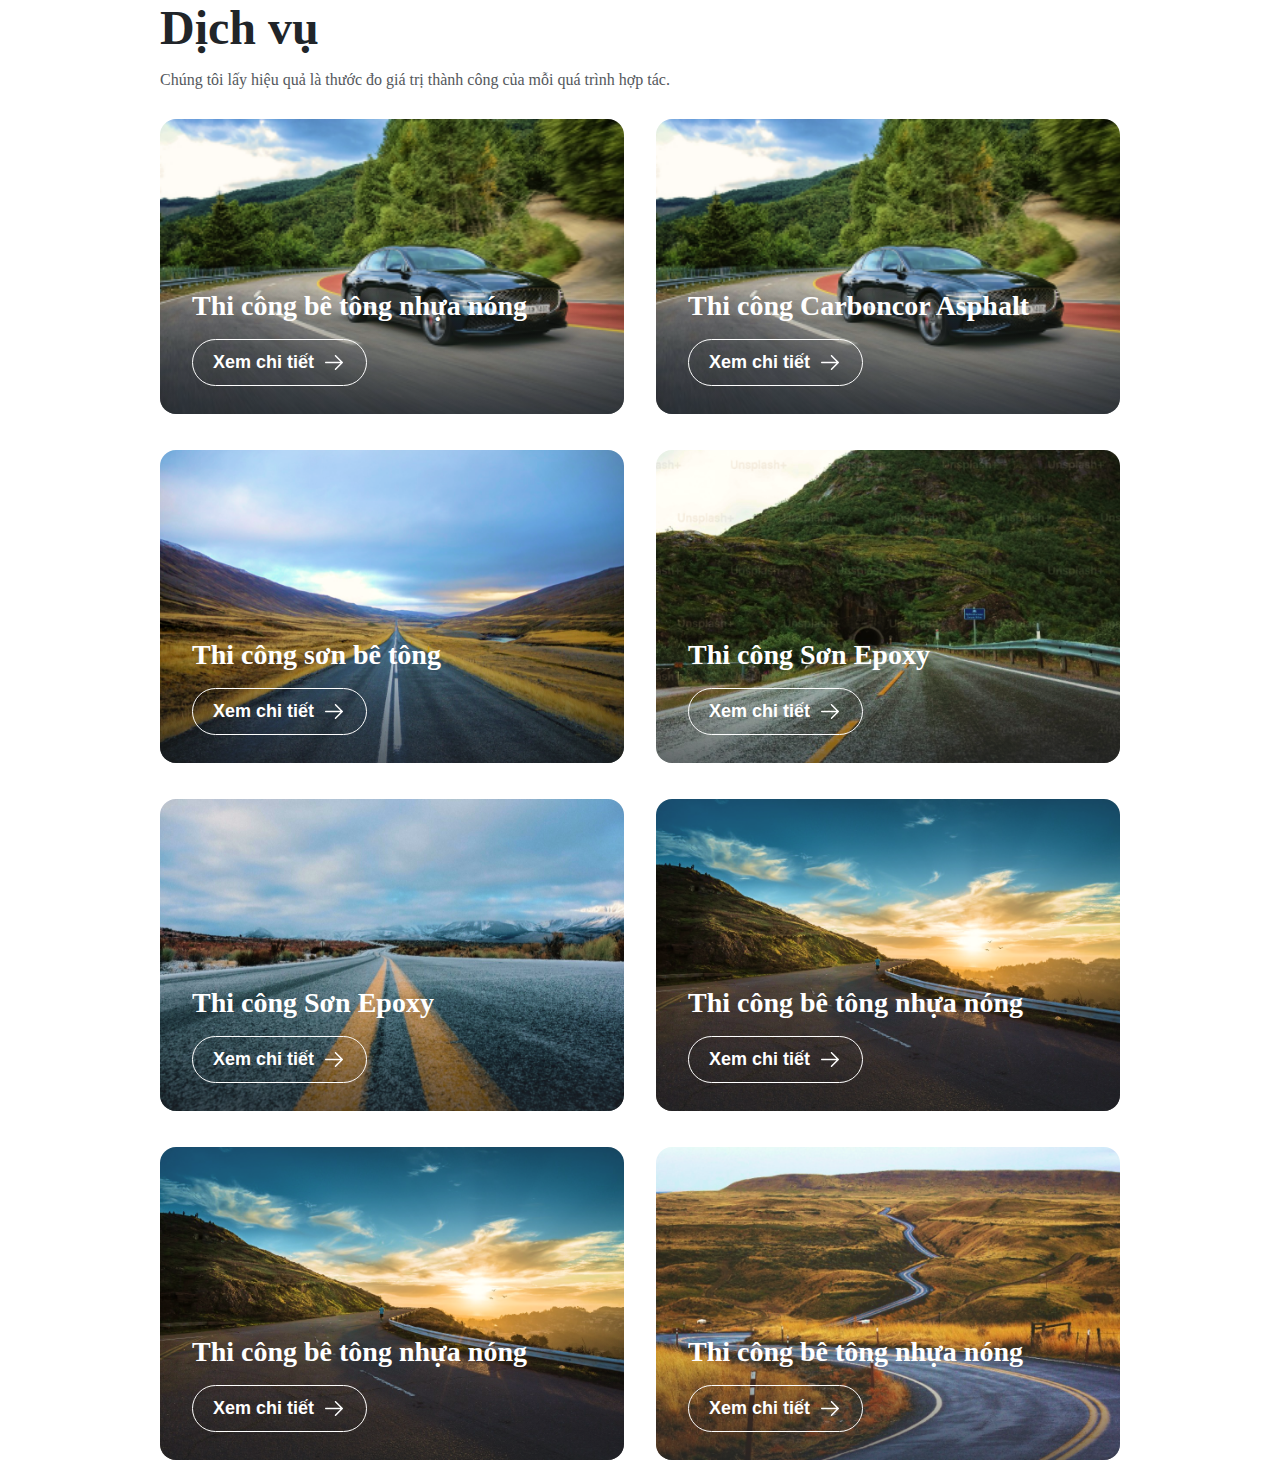
<file: index.html>
<!DOCTYPE html>
<html lang="en">
  <head>
    <meta charset="UTF-8" />
    <meta name="color-scheme" content="dark light" />
    <meta name="viewport" content="width=device-width, initial-scale=1.0" />
    <title>Home</title>
    <link
      rel="stylesheet"
      href="https://cdn.jsdelivr.net/npm/swiper@10/swiper-bundle.min.css"
    />
    <link rel="stylesheet" href="./styles.css" />
  </head>
  <body>
    <main>
      <section id="section_service">
        <div class="block_heading_service">
          <h1 class="heading_service">Dịch vụ</h1>
          <p class="slogan_service">
            Chúng tôi lấy hiệu quả là thước đo giá trị thành công của mỗi quá
            trình hợp tác.
          </p>
        </div>
        <div class="container_service">
          <div class="box_service">
            <div class="container_img_service">
              <img class="img_service" src="./image_service/img8.png" alt="" />
            </div>
            <div class="info_service">
              <h2 class="title_service">Thi công bê tông nhựa nóng</h2>
              <a href="" class="block_button_service">
                <button class="button_service">
                  <p>Xem chi tiết</p>
                  <svg
                    xmlns="http://www.w3.org/2000/svg"
                    width="24"
                    height="25"
                    viewBox="0 0 24 25"
                    fill="none"
                  >
                    <path
                      d="M20.7806 13.0306L14.0306 19.7806C13.8899 19.9213 13.699 20.0004 13.5 20.0004C13.301 20.0004 13.1101 19.9213 12.9694 19.7806C12.8286 19.6399 12.7496 19.449 12.7496 19.25C12.7496 19.051 12.8286 18.8601 12.9694 18.7194L18.4397 13.25H3.75C3.55109 13.25 3.36032 13.171 3.21967 13.0303C3.07902 12.8897 3 12.6989 3 12.5C3 12.3011 3.07902 12.1103 3.21967 11.9697C3.36032 11.829 3.55109 11.75 3.75 11.75H18.4397L12.9694 6.28061C12.8286 6.13988 12.7496 5.94901 12.7496 5.74999C12.7496 5.55097 12.8286 5.3601 12.9694 5.21936C13.1101 5.07863 13.301 4.99957 13.5 4.99957C13.699 4.99957 13.8899 5.07863 14.0306 5.21936L20.7806 11.9694C20.8504 12.039 20.9057 12.1217 20.9434 12.2128C20.9812 12.3038 21.0006 12.4014 21.0006 12.5C21.0006 12.5986 20.9812 12.6961 20.9434 12.7872C20.9057 12.8782 20.8504 12.961 20.7806 13.0306Z"
                      fill="white"
                    />
                  </svg>
                </button>
              </a>
            </div>
          </div>

          <div class="box_service">
            <div class="container_img_service">
              <img class="img_service" src="./image_service/img8.png" alt="" />
            </div>
            <div class="info_service">
              <h2 class="title_service">Thi công Carboncor Asphalt</h2>
              <a href="" class="block_button_service">
                <button class="button_service">
                  <p>Xem chi tiết</p>
                  <svg
                    xmlns="http://www.w3.org/2000/svg"
                    width="24"
                    height="25"
                    viewBox="0 0 24 25"
                    fill="none"
                  >
                    <path
                      d="M20.7806 13.0306L14.0306 19.7806C13.8899 19.9213 13.699 20.0004 13.5 20.0004C13.301 20.0004 13.1101 19.9213 12.9694 19.7806C12.8286 19.6399 12.7496 19.449 12.7496 19.25C12.7496 19.051 12.8286 18.8601 12.9694 18.7194L18.4397 13.25H3.75C3.55109 13.25 3.36032 13.171 3.21967 13.0303C3.07902 12.8897 3 12.6989 3 12.5C3 12.3011 3.07902 12.1103 3.21967 11.9697C3.36032 11.829 3.55109 11.75 3.75 11.75H18.4397L12.9694 6.28061C12.8286 6.13988 12.7496 5.94901 12.7496 5.74999C12.7496 5.55097 12.8286 5.3601 12.9694 5.21936C13.1101 5.07863 13.301 4.99957 13.5 4.99957C13.699 4.99957 13.8899 5.07863 14.0306 5.21936L20.7806 11.9694C20.8504 12.039 20.9057 12.1217 20.9434 12.2128C20.9812 12.3038 21.0006 12.4014 21.0006 12.5C21.0006 12.5986 20.9812 12.6961 20.9434 12.7872C20.9057 12.8782 20.8504 12.961 20.7806 13.0306Z"
                      fill="white"
                    />
                  </svg>
                </button>
              </a>
            </div>
          </div>

          <div class="box_service">
            <div class="container_img_service">
              <img class="img_service" src="./image_service/img3.png" alt="" />
            </div>
            <div class="info_service">
              <h2 class="title_service">Thi công sơn bê tông</h2>
              <a href="" class="block_button_service">
                <button class="button_service">
                  <p>Xem chi tiết</p>
                  <svg
                    xmlns="http://www.w3.org/2000/svg"
                    width="24"
                    height="25"
                    viewBox="0 0 24 25"
                    fill="none"
                  >
                    <path
                      d="M20.7806 13.0306L14.0306 19.7806C13.8899 19.9213 13.699 20.0004 13.5 20.0004C13.301 20.0004 13.1101 19.9213 12.9694 19.7806C12.8286 19.6399 12.7496 19.449 12.7496 19.25C12.7496 19.051 12.8286 18.8601 12.9694 18.7194L18.4397 13.25H3.75C3.55109 13.25 3.36032 13.171 3.21967 13.0303C3.07902 12.8897 3 12.6989 3 12.5C3 12.3011 3.07902 12.1103 3.21967 11.9697C3.36032 11.829 3.55109 11.75 3.75 11.75H18.4397L12.9694 6.28061C12.8286 6.13988 12.7496 5.94901 12.7496 5.74999C12.7496 5.55097 12.8286 5.3601 12.9694 5.21936C13.1101 5.07863 13.301 4.99957 13.5 4.99957C13.699 4.99957 13.8899 5.07863 14.0306 5.21936L20.7806 11.9694C20.8504 12.039 20.9057 12.1217 20.9434 12.2128C20.9812 12.3038 21.0006 12.4014 21.0006 12.5C21.0006 12.5986 20.9812 12.6961 20.9434 12.7872C20.9057 12.8782 20.8504 12.961 20.7806 13.0306Z"
                      fill="white"
                    />
                  </svg>
                </button>
              </a>
            </div>
          </div>

          <div class="box_service">
            <div class="container_img_service">
              <img class="img_service" src="./image_service/img4.png" alt="" />
            </div>
            <div class="info_service">
              <h2 class="title_service">Thi công Sơn Epoxy</h2>
              <a href="" class="block_button_service">
                <button class="button_service">
                  <p>Xem chi tiết</p>
                  <svg
                    xmlns="http://www.w3.org/2000/svg"
                    width="24"
                    height="25"
                    viewBox="0 0 24 25"
                    fill="none"
                  >
                    <path
                      d="M20.7806 13.0306L14.0306 19.7806C13.8899 19.9213 13.699 20.0004 13.5 20.0004C13.301 20.0004 13.1101 19.9213 12.9694 19.7806C12.8286 19.6399 12.7496 19.449 12.7496 19.25C12.7496 19.051 12.8286 18.8601 12.9694 18.7194L18.4397 13.25H3.75C3.55109 13.25 3.36032 13.171 3.21967 13.0303C3.07902 12.8897 3 12.6989 3 12.5C3 12.3011 3.07902 12.1103 3.21967 11.9697C3.36032 11.829 3.55109 11.75 3.75 11.75H18.4397L12.9694 6.28061C12.8286 6.13988 12.7496 5.94901 12.7496 5.74999C12.7496 5.55097 12.8286 5.3601 12.9694 5.21936C13.1101 5.07863 13.301 4.99957 13.5 4.99957C13.699 4.99957 13.8899 5.07863 14.0306 5.21936L20.7806 11.9694C20.8504 12.039 20.9057 12.1217 20.9434 12.2128C20.9812 12.3038 21.0006 12.4014 21.0006 12.5C21.0006 12.5986 20.9812 12.6961 20.9434 12.7872C20.9057 12.8782 20.8504 12.961 20.7806 13.0306Z"
                      fill="white"
                    />
                  </svg>
                </button>
              </a>
            </div>
          </div>

          <div class="box_service">
            <div class="container_img_service">
              <img class="img_service" src="./image_service/img5.png" alt="" />
            </div>
            <div class="info_service">
              <h2 class="title_service">Thi công Sơn Epoxy</h2>
              <a href="" class="block_button_service">
                <button class="button_service">
                  <p>Xem chi tiết</p>
                  <svg
                    xmlns="http://www.w3.org/2000/svg"
                    width="24"
                    height="25"
                    viewBox="0 0 24 25"
                    fill="none"
                  >
                    <path
                      d="M20.7806 13.0306L14.0306 19.7806C13.8899 19.9213 13.699 20.0004 13.5 20.0004C13.301 20.0004 13.1101 19.9213 12.9694 19.7806C12.8286 19.6399 12.7496 19.449 12.7496 19.25C12.7496 19.051 12.8286 18.8601 12.9694 18.7194L18.4397 13.25H3.75C3.55109 13.25 3.36032 13.171 3.21967 13.0303C3.07902 12.8897 3 12.6989 3 12.5C3 12.3011 3.07902 12.1103 3.21967 11.9697C3.36032 11.829 3.55109 11.75 3.75 11.75H18.4397L12.9694 6.28061C12.8286 6.13988 12.7496 5.94901 12.7496 5.74999C12.7496 5.55097 12.8286 5.3601 12.9694 5.21936C13.1101 5.07863 13.301 4.99957 13.5 4.99957C13.699 4.99957 13.8899 5.07863 14.0306 5.21936L20.7806 11.9694C20.8504 12.039 20.9057 12.1217 20.9434 12.2128C20.9812 12.3038 21.0006 12.4014 21.0006 12.5C21.0006 12.5986 20.9812 12.6961 20.9434 12.7872C20.9057 12.8782 20.8504 12.961 20.7806 13.0306Z"
                      fill="white"
                    />
                  </svg>
                </button>
              </a>
            </div>
          </div>

          <div class="box_service">
            <div class="container_img_service">
              <img class="img_service" src="./image_service/img1.png" alt="" />
            </div>
            <div class="info_service">
              <h2 class="title_service">Thi công bê tông nhựa nóng</h2>
              <a href="" class="block_button_service">
                <button class="button_service">
                  <p>Xem chi tiết</p>
                  <svg
                    xmlns="http://www.w3.org/2000/svg"
                    width="24"
                    height="25"
                    viewBox="0 0 24 25"
                    fill="none"
                  >
                    <path
                      d="M20.7806 13.0306L14.0306 19.7806C13.8899 19.9213 13.699 20.0004 13.5 20.0004C13.301 20.0004 13.1101 19.9213 12.9694 19.7806C12.8286 19.6399 12.7496 19.449 12.7496 19.25C12.7496 19.051 12.8286 18.8601 12.9694 18.7194L18.4397 13.25H3.75C3.55109 13.25 3.36032 13.171 3.21967 13.0303C3.07902 12.8897 3 12.6989 3 12.5C3 12.3011 3.07902 12.1103 3.21967 11.9697C3.36032 11.829 3.55109 11.75 3.75 11.75H18.4397L12.9694 6.28061C12.8286 6.13988 12.7496 5.94901 12.7496 5.74999C12.7496 5.55097 12.8286 5.3601 12.9694 5.21936C13.1101 5.07863 13.301 4.99957 13.5 4.99957C13.699 4.99957 13.8899 5.07863 14.0306 5.21936L20.7806 11.9694C20.8504 12.039 20.9057 12.1217 20.9434 12.2128C20.9812 12.3038 21.0006 12.4014 21.0006 12.5C21.0006 12.5986 20.9812 12.6961 20.9434 12.7872C20.9057 12.8782 20.8504 12.961 20.7806 13.0306Z"
                      fill="white"
                    />
                  </svg>
                </button>
              </a>
            </div>
          </div>

          <div class="box_service">
            <div class="container_img_service">
              <img class="img_service" src="./image_service/img1.png" alt="" />
            </div>
            <div class="info_service">
              <h2 class="title_service">Thi công bê tông nhựa nóng</h2>
              <a href="" class="block_button_service">
                <button class="button_service">
                  <p>Xem chi tiết</p>
                  <svg
                    xmlns="http://www.w3.org/2000/svg"
                    width="24"
                    height="25"
                    viewBox="0 0 24 25"
                    fill="none"
                  >
                    <path
                      d="M20.7806 13.0306L14.0306 19.7806C13.8899 19.9213 13.699 20.0004 13.5 20.0004C13.301 20.0004 13.1101 19.9213 12.9694 19.7806C12.8286 19.6399 12.7496 19.449 12.7496 19.25C12.7496 19.051 12.8286 18.8601 12.9694 18.7194L18.4397 13.25H3.75C3.55109 13.25 3.36032 13.171 3.21967 13.0303C3.07902 12.8897 3 12.6989 3 12.5C3 12.3011 3.07902 12.1103 3.21967 11.9697C3.36032 11.829 3.55109 11.75 3.75 11.75H18.4397L12.9694 6.28061C12.8286 6.13988 12.7496 5.94901 12.7496 5.74999C12.7496 5.55097 12.8286 5.3601 12.9694 5.21936C13.1101 5.07863 13.301 4.99957 13.5 4.99957C13.699 4.99957 13.8899 5.07863 14.0306 5.21936L20.7806 11.9694C20.8504 12.039 20.9057 12.1217 20.9434 12.2128C20.9812 12.3038 21.0006 12.4014 21.0006 12.5C21.0006 12.5986 20.9812 12.6961 20.9434 12.7872C20.9057 12.8782 20.8504 12.961 20.7806 13.0306Z"
                      fill="white"
                    />
                  </svg>
                </button>
              </a>
            </div>
          </div>

          <div class="box_service">
            <div class="container_img_service">
              <img class="img_service" src="./image_service/img2.png" alt="" />
            </div>
            <div class="info_service">
              <h2 class="title_service">Thi công bê tông nhựa nóng</h2>
              <a href="" class="block_button_service">
                <button class="button_service">
                  <p>Xem chi tiết</p>
                  <svg
                    xmlns="http://www.w3.org/2000/svg"
                    width="24"
                    height="25"
                    viewBox="0 0 24 25"
                    fill="none"
                  >
                    <path
                      d="M20.7806 13.0306L14.0306 19.7806C13.8899 19.9213 13.699 20.0004 13.5 20.0004C13.301 20.0004 13.1101 19.9213 12.9694 19.7806C12.8286 19.6399 12.7496 19.449 12.7496 19.25C12.7496 19.051 12.8286 18.8601 12.9694 18.7194L18.4397 13.25H3.75C3.55109 13.25 3.36032 13.171 3.21967 13.0303C3.07902 12.8897 3 12.6989 3 12.5C3 12.3011 3.07902 12.1103 3.21967 11.9697C3.36032 11.829 3.55109 11.75 3.75 11.75H18.4397L12.9694 6.28061C12.8286 6.13988 12.7496 5.94901 12.7496 5.74999C12.7496 5.55097 12.8286 5.3601 12.9694 5.21936C13.1101 5.07863 13.301 4.99957 13.5 4.99957C13.699 4.99957 13.8899 5.07863 14.0306 5.21936L20.7806 11.9694C20.8504 12.039 20.9057 12.1217 20.9434 12.2128C20.9812 12.3038 21.0006 12.4014 21.0006 12.5C21.0006 12.5986 20.9812 12.6961 20.9434 12.7872C20.9057 12.8782 20.8504 12.961 20.7806 13.0306Z"
                      fill="white"
                    />
                  </svg>
                </button>
              </a>
            </div>
          </div>
        </div>
      </section>
    </main>
  </body>
</html>
</file>
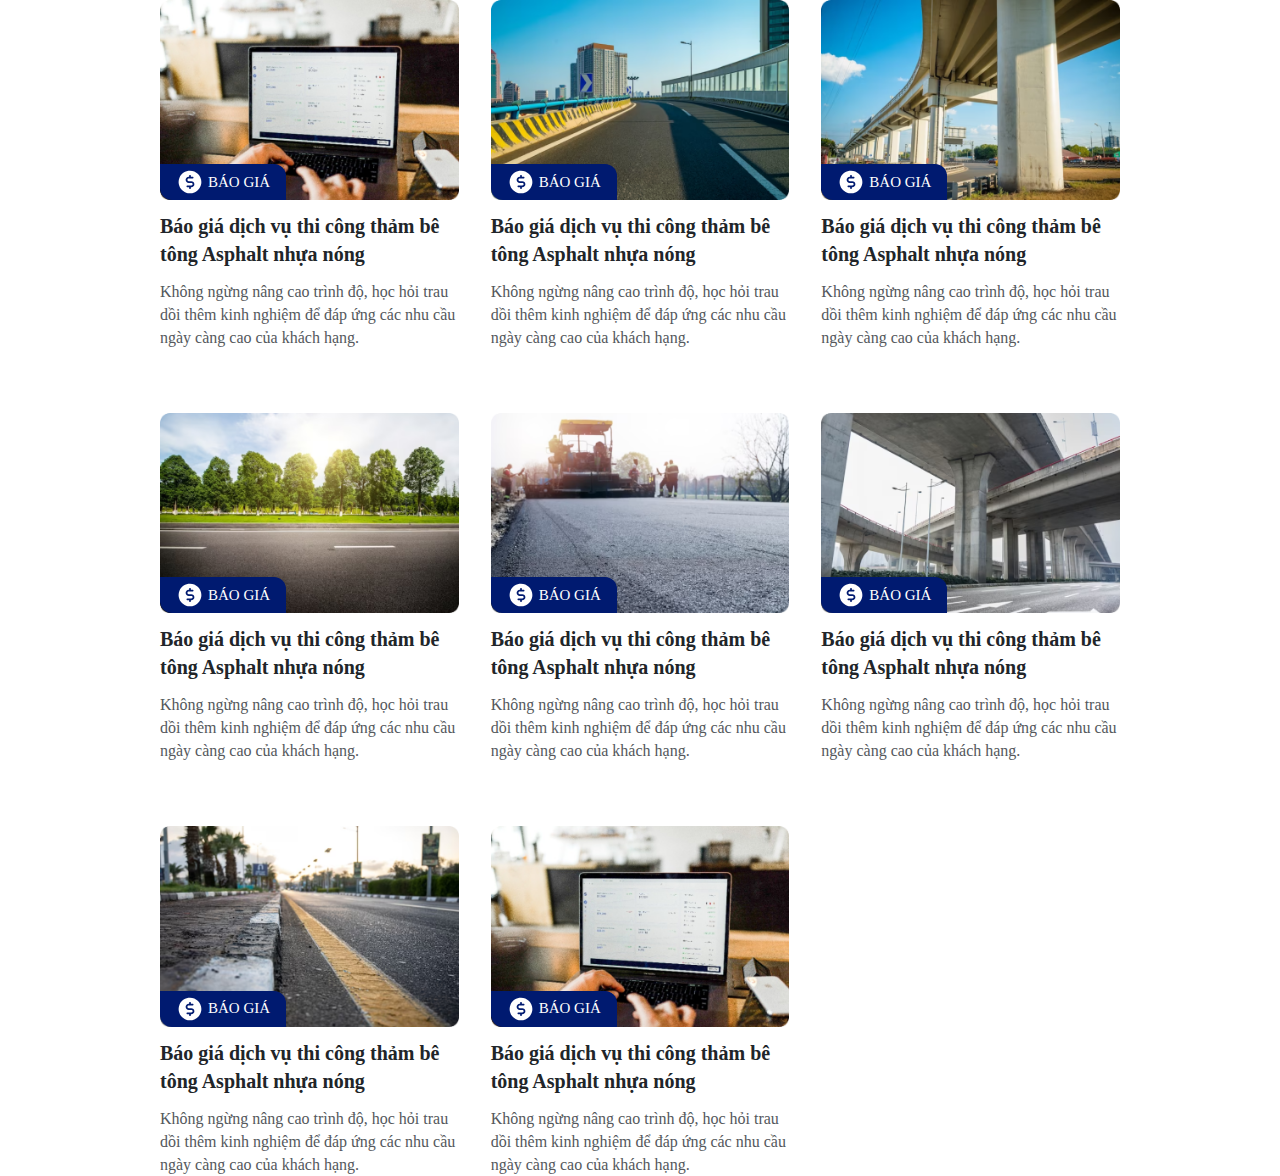
<file: baoGia/baoGia.html>
<!DOCTYPE html>
<html lang="en">
  <head>
    <meta charset="UTF-8" />
    <meta name="color-scheme" content="dark light" />
    <meta name="viewport" content="width=device-width, initial-scale=1.0" />
    <title>Home</title>
    <link rel="stylesheet" href="./baoGia.css" />
  </head>
  <body>
    <main>
      <section id="section_quote">
        <div class="block_heading_quote"></div>
        <div class="container_item_quote">
          <div class="box_quote">
            <div class="conatiner_image_quote">
              <img class="image_quote" src="./imgaeBaogia/baogia1.png" alt="" />
              <div class="item_quote">
                <svg
                  xmlns="http://www.w3.org/2000/svg"
                  width="28"
                  height="28"
                  viewBox="0 0 28 28"
                  fill="none"
                >
                  <path
                    d="M14 2.625C11.7502 2.625 9.551 3.29213 7.68039 4.54203C5.80978 5.79193 4.35182 7.56847 3.49088 9.64698C2.62993 11.7255 2.40467 14.0126 2.84357 16.2192C3.28248 18.4257 4.36584 20.4525 5.95667 22.0433C7.54749 23.6342 9.57432 24.7175 11.7809 25.1564C13.9874 25.5953 16.2745 25.3701 18.353 24.5091C20.4315 23.6482 22.2081 22.1902 23.458 20.3196C24.7079 18.449 25.375 16.2498 25.375 14C25.3718 10.9841 24.1724 8.09271 22.0398 5.96018C19.9073 3.82764 17.0159 2.62818 14 2.625ZM15.3125 19.25H14.875V20.125C14.875 20.3571 14.7828 20.5796 14.6187 20.7437C14.4546 20.9078 14.2321 21 14 21C13.7679 21 13.5454 20.9078 13.3813 20.7437C13.2172 20.5796 13.125 20.3571 13.125 20.125V19.25H11.375C11.1429 19.25 10.9204 19.1578 10.7563 18.9937C10.5922 18.8296 10.5 18.6071 10.5 18.375C10.5 18.1429 10.5922 17.9204 10.7563 17.7563C10.9204 17.5922 11.1429 17.5 11.375 17.5H15.3125C15.6606 17.5 15.9944 17.3617 16.2406 17.1156C16.4867 16.8694 16.625 16.5356 16.625 16.1875C16.625 15.8394 16.4867 15.5056 16.2406 15.2594C15.9944 15.0133 15.6606 14.875 15.3125 14.875H12.6875C11.8753 14.875 11.0963 14.5523 10.522 13.978C9.94766 13.4037 9.625 12.6247 9.625 11.8125C9.625 11.0003 9.94766 10.2213 10.522 9.64699C11.0963 9.07266 11.8753 8.75 12.6875 8.75H13.125V7.875C13.125 7.64294 13.2172 7.42038 13.3813 7.25628C13.5454 7.09219 13.7679 7 14 7C14.2321 7 14.4546 7.09219 14.6187 7.25628C14.7828 7.42038 14.875 7.64294 14.875 7.875V8.75H16.625C16.8571 8.75 17.0796 8.84219 17.2437 9.00628C17.4078 9.17038 17.5 9.39294 17.5 9.625C17.5 9.85706 17.4078 10.0796 17.2437 10.2437C17.0796 10.4078 16.8571 10.5 16.625 10.5H12.6875C12.3394 10.5 12.0056 10.6383 11.7594 10.8844C11.5133 11.1306 11.375 11.4644 11.375 11.8125C11.375 12.1606 11.5133 12.4944 11.7594 12.7406C12.0056 12.9867 12.3394 13.125 12.6875 13.125H15.3125C16.1247 13.125 16.9037 13.4477 17.478 14.022C18.0524 14.5963 18.375 15.3753 18.375 16.1875C18.375 16.9997 18.0524 17.7787 17.478 18.353C16.9037 18.9273 16.1247 19.25 15.3125 19.25Z"
                    fill="white"
                  />
                </svg>
                <p class="quote">Báo giá</p>
              </div>
            </div>
            <div class="detail_quote">
              <h2 class="title_box_quote">
                Báo giá dịch vụ thi công thảm bê tông Asphalt nhựa nóng
              </h2>
              <p class="title_detail_item_quote">
                Không ngừng nâng cao trình độ, học hỏi trau dồi thêm kinh nghiệm
                để đáp ứng các nhu cầu ngày càng cao của khách hạng.
              </p>
            </div>
          </div>

          <div class="box_quote">
            <div class="conatiner_image_quote">
              <img class="image_quote" src="./imgaeBaogia/baogia2.png" alt="" />
              <div class="item_quote">
                <svg
                  xmlns="http://www.w3.org/2000/svg"
                  width="28"
                  height="28"
                  viewBox="0 0 28 28"
                  fill="none"
                >
                  <path
                    d="M14 2.625C11.7502 2.625 9.551 3.29213 7.68039 4.54203C5.80978 5.79193 4.35182 7.56847 3.49088 9.64698C2.62993 11.7255 2.40467 14.0126 2.84357 16.2192C3.28248 18.4257 4.36584 20.4525 5.95667 22.0433C7.54749 23.6342 9.57432 24.7175 11.7809 25.1564C13.9874 25.5953 16.2745 25.3701 18.353 24.5091C20.4315 23.6482 22.2081 22.1902 23.458 20.3196C24.7079 18.449 25.375 16.2498 25.375 14C25.3718 10.9841 24.1724 8.09271 22.0398 5.96018C19.9073 3.82764 17.0159 2.62818 14 2.625ZM15.3125 19.25H14.875V20.125C14.875 20.3571 14.7828 20.5796 14.6187 20.7437C14.4546 20.9078 14.2321 21 14 21C13.7679 21 13.5454 20.9078 13.3813 20.7437C13.2172 20.5796 13.125 20.3571 13.125 20.125V19.25H11.375C11.1429 19.25 10.9204 19.1578 10.7563 18.9937C10.5922 18.8296 10.5 18.6071 10.5 18.375C10.5 18.1429 10.5922 17.9204 10.7563 17.7563C10.9204 17.5922 11.1429 17.5 11.375 17.5H15.3125C15.6606 17.5 15.9944 17.3617 16.2406 17.1156C16.4867 16.8694 16.625 16.5356 16.625 16.1875C16.625 15.8394 16.4867 15.5056 16.2406 15.2594C15.9944 15.0133 15.6606 14.875 15.3125 14.875H12.6875C11.8753 14.875 11.0963 14.5523 10.522 13.978C9.94766 13.4037 9.625 12.6247 9.625 11.8125C9.625 11.0003 9.94766 10.2213 10.522 9.64699C11.0963 9.07266 11.8753 8.75 12.6875 8.75H13.125V7.875C13.125 7.64294 13.2172 7.42038 13.3813 7.25628C13.5454 7.09219 13.7679 7 14 7C14.2321 7 14.4546 7.09219 14.6187 7.25628C14.7828 7.42038 14.875 7.64294 14.875 7.875V8.75H16.625C16.8571 8.75 17.0796 8.84219 17.2437 9.00628C17.4078 9.17038 17.5 9.39294 17.5 9.625C17.5 9.85706 17.4078 10.0796 17.2437 10.2437C17.0796 10.4078 16.8571 10.5 16.625 10.5H12.6875C12.3394 10.5 12.0056 10.6383 11.7594 10.8844C11.5133 11.1306 11.375 11.4644 11.375 11.8125C11.375 12.1606 11.5133 12.4944 11.7594 12.7406C12.0056 12.9867 12.3394 13.125 12.6875 13.125H15.3125C16.1247 13.125 16.9037 13.4477 17.478 14.022C18.0524 14.5963 18.375 15.3753 18.375 16.1875C18.375 16.9997 18.0524 17.7787 17.478 18.353C16.9037 18.9273 16.1247 19.25 15.3125 19.25Z"
                    fill="white"
                  />
                </svg>
                <p class="quote">Báo giá</p>
              </div>
            </div>
            <div class="detail_quote">
              <h2 class="title_box_quote">
                Báo giá dịch vụ thi công thảm bê tông Asphalt nhựa nóng
              </h2>
              <p class="title_detail_item_quote">
                Không ngừng nâng cao trình độ, học hỏi trau dồi thêm kinh nghiệm
                để đáp ứng các nhu cầu ngày càng cao của khách hạng.
              </p>
            </div>
          </div>

          <div class="box_quote">
            <div class="conatiner_image_quote">
              <img class="image_quote" src="./imgaeBaogia/baogia3.png" alt="" />
              <div class="item_quote">
                <svg
                  xmlns="http://www.w3.org/2000/svg"
                  width="28"
                  height="28"
                  viewBox="0 0 28 28"
                  fill="none"
                >
                  <path
                    d="M14 2.625C11.7502 2.625 9.551 3.29213 7.68039 4.54203C5.80978 5.79193 4.35182 7.56847 3.49088 9.64698C2.62993 11.7255 2.40467 14.0126 2.84357 16.2192C3.28248 18.4257 4.36584 20.4525 5.95667 22.0433C7.54749 23.6342 9.57432 24.7175 11.7809 25.1564C13.9874 25.5953 16.2745 25.3701 18.353 24.5091C20.4315 23.6482 22.2081 22.1902 23.458 20.3196C24.7079 18.449 25.375 16.2498 25.375 14C25.3718 10.9841 24.1724 8.09271 22.0398 5.96018C19.9073 3.82764 17.0159 2.62818 14 2.625ZM15.3125 19.25H14.875V20.125C14.875 20.3571 14.7828 20.5796 14.6187 20.7437C14.4546 20.9078 14.2321 21 14 21C13.7679 21 13.5454 20.9078 13.3813 20.7437C13.2172 20.5796 13.125 20.3571 13.125 20.125V19.25H11.375C11.1429 19.25 10.9204 19.1578 10.7563 18.9937C10.5922 18.8296 10.5 18.6071 10.5 18.375C10.5 18.1429 10.5922 17.9204 10.7563 17.7563C10.9204 17.5922 11.1429 17.5 11.375 17.5H15.3125C15.6606 17.5 15.9944 17.3617 16.2406 17.1156C16.4867 16.8694 16.625 16.5356 16.625 16.1875C16.625 15.8394 16.4867 15.5056 16.2406 15.2594C15.9944 15.0133 15.6606 14.875 15.3125 14.875H12.6875C11.8753 14.875 11.0963 14.5523 10.522 13.978C9.94766 13.4037 9.625 12.6247 9.625 11.8125C9.625 11.0003 9.94766 10.2213 10.522 9.64699C11.0963 9.07266 11.8753 8.75 12.6875 8.75H13.125V7.875C13.125 7.64294 13.2172 7.42038 13.3813 7.25628C13.5454 7.09219 13.7679 7 14 7C14.2321 7 14.4546 7.09219 14.6187 7.25628C14.7828 7.42038 14.875 7.64294 14.875 7.875V8.75H16.625C16.8571 8.75 17.0796 8.84219 17.2437 9.00628C17.4078 9.17038 17.5 9.39294 17.5 9.625C17.5 9.85706 17.4078 10.0796 17.2437 10.2437C17.0796 10.4078 16.8571 10.5 16.625 10.5H12.6875C12.3394 10.5 12.0056 10.6383 11.7594 10.8844C11.5133 11.1306 11.375 11.4644 11.375 11.8125C11.375 12.1606 11.5133 12.4944 11.7594 12.7406C12.0056 12.9867 12.3394 13.125 12.6875 13.125H15.3125C16.1247 13.125 16.9037 13.4477 17.478 14.022C18.0524 14.5963 18.375 15.3753 18.375 16.1875C18.375 16.9997 18.0524 17.7787 17.478 18.353C16.9037 18.9273 16.1247 19.25 15.3125 19.25Z"
                    fill="white"
                  />
                </svg>
                <p class="quote">Báo giá</p>
              </div>
            </div>
            <div class="detail_quote">
              <h2 class="title_box_quote">
                Báo giá dịch vụ thi công thảm bê tông Asphalt nhựa nóng
              </h2>
              <p class="title_detail_item_quote">
                Không ngừng nâng cao trình độ, học hỏi trau dồi thêm kinh nghiệm
                để đáp ứng các nhu cầu ngày càng cao của khách hạng.
              </p>
            </div>
          </div>

          <div class="box_quote">
            <div class="conatiner_image_quote">
              <img class="image_quote" src="./imgaeBaogia/baogia4.png" alt="" />
              <div class="item_quote">
                <svg
                  xmlns="http://www.w3.org/2000/svg"
                  width="28"
                  height="28"
                  viewBox="0 0 28 28"
                  fill="none"
                >
                  <path
                    d="M14 2.625C11.7502 2.625 9.551 3.29213 7.68039 4.54203C5.80978 5.79193 4.35182 7.56847 3.49088 9.64698C2.62993 11.7255 2.40467 14.0126 2.84357 16.2192C3.28248 18.4257 4.36584 20.4525 5.95667 22.0433C7.54749 23.6342 9.57432 24.7175 11.7809 25.1564C13.9874 25.5953 16.2745 25.3701 18.353 24.5091C20.4315 23.6482 22.2081 22.1902 23.458 20.3196C24.7079 18.449 25.375 16.2498 25.375 14C25.3718 10.9841 24.1724 8.09271 22.0398 5.96018C19.9073 3.82764 17.0159 2.62818 14 2.625ZM15.3125 19.25H14.875V20.125C14.875 20.3571 14.7828 20.5796 14.6187 20.7437C14.4546 20.9078 14.2321 21 14 21C13.7679 21 13.5454 20.9078 13.3813 20.7437C13.2172 20.5796 13.125 20.3571 13.125 20.125V19.25H11.375C11.1429 19.25 10.9204 19.1578 10.7563 18.9937C10.5922 18.8296 10.5 18.6071 10.5 18.375C10.5 18.1429 10.5922 17.9204 10.7563 17.7563C10.9204 17.5922 11.1429 17.5 11.375 17.5H15.3125C15.6606 17.5 15.9944 17.3617 16.2406 17.1156C16.4867 16.8694 16.625 16.5356 16.625 16.1875C16.625 15.8394 16.4867 15.5056 16.2406 15.2594C15.9944 15.0133 15.6606 14.875 15.3125 14.875H12.6875C11.8753 14.875 11.0963 14.5523 10.522 13.978C9.94766 13.4037 9.625 12.6247 9.625 11.8125C9.625 11.0003 9.94766 10.2213 10.522 9.64699C11.0963 9.07266 11.8753 8.75 12.6875 8.75H13.125V7.875C13.125 7.64294 13.2172 7.42038 13.3813 7.25628C13.5454 7.09219 13.7679 7 14 7C14.2321 7 14.4546 7.09219 14.6187 7.25628C14.7828 7.42038 14.875 7.64294 14.875 7.875V8.75H16.625C16.8571 8.75 17.0796 8.84219 17.2437 9.00628C17.4078 9.17038 17.5 9.39294 17.5 9.625C17.5 9.85706 17.4078 10.0796 17.2437 10.2437C17.0796 10.4078 16.8571 10.5 16.625 10.5H12.6875C12.3394 10.5 12.0056 10.6383 11.7594 10.8844C11.5133 11.1306 11.375 11.4644 11.375 11.8125C11.375 12.1606 11.5133 12.4944 11.7594 12.7406C12.0056 12.9867 12.3394 13.125 12.6875 13.125H15.3125C16.1247 13.125 16.9037 13.4477 17.478 14.022C18.0524 14.5963 18.375 15.3753 18.375 16.1875C18.375 16.9997 18.0524 17.7787 17.478 18.353C16.9037 18.9273 16.1247 19.25 15.3125 19.25Z"
                    fill="white"
                  />
                </svg>
                <p class="quote">Báo giá</p>
              </div>
            </div>
            <div class="detail_quote">
              <h2 class="title_box_quote">
                Báo giá dịch vụ thi công thảm bê tông Asphalt nhựa nóng
              </h2>
              <p class="title_detail_item_quote">
                Không ngừng nâng cao trình độ, học hỏi trau dồi thêm kinh nghiệm
                để đáp ứng các nhu cầu ngày càng cao của khách hạng.
              </p>
            </div>
          </div>

          <div class="box_quote">
            <div class="conatiner_image_quote">
              <img class="image_quote" src="./imgaeBaogia/baogia5.png" alt="" />
              <div class="item_quote">
                <svg
                  xmlns="http://www.w3.org/2000/svg"
                  width="28"
                  height="28"
                  viewBox="0 0 28 28"
                  fill="none"
                >
                  <path
                    d="M14 2.625C11.7502 2.625 9.551 3.29213 7.68039 4.54203C5.80978 5.79193 4.35182 7.56847 3.49088 9.64698C2.62993 11.7255 2.40467 14.0126 2.84357 16.2192C3.28248 18.4257 4.36584 20.4525 5.95667 22.0433C7.54749 23.6342 9.57432 24.7175 11.7809 25.1564C13.9874 25.5953 16.2745 25.3701 18.353 24.5091C20.4315 23.6482 22.2081 22.1902 23.458 20.3196C24.7079 18.449 25.375 16.2498 25.375 14C25.3718 10.9841 24.1724 8.09271 22.0398 5.96018C19.9073 3.82764 17.0159 2.62818 14 2.625ZM15.3125 19.25H14.875V20.125C14.875 20.3571 14.7828 20.5796 14.6187 20.7437C14.4546 20.9078 14.2321 21 14 21C13.7679 21 13.5454 20.9078 13.3813 20.7437C13.2172 20.5796 13.125 20.3571 13.125 20.125V19.25H11.375C11.1429 19.25 10.9204 19.1578 10.7563 18.9937C10.5922 18.8296 10.5 18.6071 10.5 18.375C10.5 18.1429 10.5922 17.9204 10.7563 17.7563C10.9204 17.5922 11.1429 17.5 11.375 17.5H15.3125C15.6606 17.5 15.9944 17.3617 16.2406 17.1156C16.4867 16.8694 16.625 16.5356 16.625 16.1875C16.625 15.8394 16.4867 15.5056 16.2406 15.2594C15.9944 15.0133 15.6606 14.875 15.3125 14.875H12.6875C11.8753 14.875 11.0963 14.5523 10.522 13.978C9.94766 13.4037 9.625 12.6247 9.625 11.8125C9.625 11.0003 9.94766 10.2213 10.522 9.64699C11.0963 9.07266 11.8753 8.75 12.6875 8.75H13.125V7.875C13.125 7.64294 13.2172 7.42038 13.3813 7.25628C13.5454 7.09219 13.7679 7 14 7C14.2321 7 14.4546 7.09219 14.6187 7.25628C14.7828 7.42038 14.875 7.64294 14.875 7.875V8.75H16.625C16.8571 8.75 17.0796 8.84219 17.2437 9.00628C17.4078 9.17038 17.5 9.39294 17.5 9.625C17.5 9.85706 17.4078 10.0796 17.2437 10.2437C17.0796 10.4078 16.8571 10.5 16.625 10.5H12.6875C12.3394 10.5 12.0056 10.6383 11.7594 10.8844C11.5133 11.1306 11.375 11.4644 11.375 11.8125C11.375 12.1606 11.5133 12.4944 11.7594 12.7406C12.0056 12.9867 12.3394 13.125 12.6875 13.125H15.3125C16.1247 13.125 16.9037 13.4477 17.478 14.022C18.0524 14.5963 18.375 15.3753 18.375 16.1875C18.375 16.9997 18.0524 17.7787 17.478 18.353C16.9037 18.9273 16.1247 19.25 15.3125 19.25Z"
                    fill="white"
                  />
                </svg>
                <p class="quote">Báo giá</p>
              </div>
            </div>
            <div class="detail_quote">
              <h2 class="title_box_quote">
                Báo giá dịch vụ thi công thảm bê tông Asphalt nhựa nóng
              </h2>
              <p class="title_detail_item_quote">
                Không ngừng nâng cao trình độ, học hỏi trau dồi thêm kinh nghiệm
                để đáp ứng các nhu cầu ngày càng cao của khách hạng.
              </p>
            </div>
          </div>

          <div class="box_quote">
            <div class="conatiner_image_quote">
              <img class="image_quote" src="./imgaeBaogia/baogia7.png" alt="" />
              <div class="item_quote">
                <svg
                  xmlns="http://www.w3.org/2000/svg"
                  width="28"
                  height="28"
                  viewBox="0 0 28 28"
                  fill="none"
                >
                  <path
                    d="M14 2.625C11.7502 2.625 9.551 3.29213 7.68039 4.54203C5.80978 5.79193 4.35182 7.56847 3.49088 9.64698C2.62993 11.7255 2.40467 14.0126 2.84357 16.2192C3.28248 18.4257 4.36584 20.4525 5.95667 22.0433C7.54749 23.6342 9.57432 24.7175 11.7809 25.1564C13.9874 25.5953 16.2745 25.3701 18.353 24.5091C20.4315 23.6482 22.2081 22.1902 23.458 20.3196C24.7079 18.449 25.375 16.2498 25.375 14C25.3718 10.9841 24.1724 8.09271 22.0398 5.96018C19.9073 3.82764 17.0159 2.62818 14 2.625ZM15.3125 19.25H14.875V20.125C14.875 20.3571 14.7828 20.5796 14.6187 20.7437C14.4546 20.9078 14.2321 21 14 21C13.7679 21 13.5454 20.9078 13.3813 20.7437C13.2172 20.5796 13.125 20.3571 13.125 20.125V19.25H11.375C11.1429 19.25 10.9204 19.1578 10.7563 18.9937C10.5922 18.8296 10.5 18.6071 10.5 18.375C10.5 18.1429 10.5922 17.9204 10.7563 17.7563C10.9204 17.5922 11.1429 17.5 11.375 17.5H15.3125C15.6606 17.5 15.9944 17.3617 16.2406 17.1156C16.4867 16.8694 16.625 16.5356 16.625 16.1875C16.625 15.8394 16.4867 15.5056 16.2406 15.2594C15.9944 15.0133 15.6606 14.875 15.3125 14.875H12.6875C11.8753 14.875 11.0963 14.5523 10.522 13.978C9.94766 13.4037 9.625 12.6247 9.625 11.8125C9.625 11.0003 9.94766 10.2213 10.522 9.64699C11.0963 9.07266 11.8753 8.75 12.6875 8.75H13.125V7.875C13.125 7.64294 13.2172 7.42038 13.3813 7.25628C13.5454 7.09219 13.7679 7 14 7C14.2321 7 14.4546 7.09219 14.6187 7.25628C14.7828 7.42038 14.875 7.64294 14.875 7.875V8.75H16.625C16.8571 8.75 17.0796 8.84219 17.2437 9.00628C17.4078 9.17038 17.5 9.39294 17.5 9.625C17.5 9.85706 17.4078 10.0796 17.2437 10.2437C17.0796 10.4078 16.8571 10.5 16.625 10.5H12.6875C12.3394 10.5 12.0056 10.6383 11.7594 10.8844C11.5133 11.1306 11.375 11.4644 11.375 11.8125C11.375 12.1606 11.5133 12.4944 11.7594 12.7406C12.0056 12.9867 12.3394 13.125 12.6875 13.125H15.3125C16.1247 13.125 16.9037 13.4477 17.478 14.022C18.0524 14.5963 18.375 15.3753 18.375 16.1875C18.375 16.9997 18.0524 17.7787 17.478 18.353C16.9037 18.9273 16.1247 19.25 15.3125 19.25Z"
                    fill="white"
                  />
                </svg>
                <p class="quote">Báo giá</p>
              </div>
            </div>
            <div class="detail_quote">
              <h2 class="title_box_quote">
                Báo giá dịch vụ thi công thảm bê tông Asphalt nhựa nóng
              </h2>
              <p class="title_detail_item_quote">
                Không ngừng nâng cao trình độ, học hỏi trau dồi thêm kinh nghiệm
                để đáp ứng các nhu cầu ngày càng cao của khách hạng.
              </p>
            </div>
          </div>

          <div class="box_quote">
            <div class="conatiner_image_quote">
              <img class="image_quote" src="./imgaeBaogia/baogia8.png" alt="" />
              <div class="item_quote">
                <svg
                  xmlns="http://www.w3.org/2000/svg"
                  width="28"
                  height="28"
                  viewBox="0 0 28 28"
                  fill="none"
                >
                  <path
                    d="M14 2.625C11.7502 2.625 9.551 3.29213 7.68039 4.54203C5.80978 5.79193 4.35182 7.56847 3.49088 9.64698C2.62993 11.7255 2.40467 14.0126 2.84357 16.2192C3.28248 18.4257 4.36584 20.4525 5.95667 22.0433C7.54749 23.6342 9.57432 24.7175 11.7809 25.1564C13.9874 25.5953 16.2745 25.3701 18.353 24.5091C20.4315 23.6482 22.2081 22.1902 23.458 20.3196C24.7079 18.449 25.375 16.2498 25.375 14C25.3718 10.9841 24.1724 8.09271 22.0398 5.96018C19.9073 3.82764 17.0159 2.62818 14 2.625ZM15.3125 19.25H14.875V20.125C14.875 20.3571 14.7828 20.5796 14.6187 20.7437C14.4546 20.9078 14.2321 21 14 21C13.7679 21 13.5454 20.9078 13.3813 20.7437C13.2172 20.5796 13.125 20.3571 13.125 20.125V19.25H11.375C11.1429 19.25 10.9204 19.1578 10.7563 18.9937C10.5922 18.8296 10.5 18.6071 10.5 18.375C10.5 18.1429 10.5922 17.9204 10.7563 17.7563C10.9204 17.5922 11.1429 17.5 11.375 17.5H15.3125C15.6606 17.5 15.9944 17.3617 16.2406 17.1156C16.4867 16.8694 16.625 16.5356 16.625 16.1875C16.625 15.8394 16.4867 15.5056 16.2406 15.2594C15.9944 15.0133 15.6606 14.875 15.3125 14.875H12.6875C11.8753 14.875 11.0963 14.5523 10.522 13.978C9.94766 13.4037 9.625 12.6247 9.625 11.8125C9.625 11.0003 9.94766 10.2213 10.522 9.64699C11.0963 9.07266 11.8753 8.75 12.6875 8.75H13.125V7.875C13.125 7.64294 13.2172 7.42038 13.3813 7.25628C13.5454 7.09219 13.7679 7 14 7C14.2321 7 14.4546 7.09219 14.6187 7.25628C14.7828 7.42038 14.875 7.64294 14.875 7.875V8.75H16.625C16.8571 8.75 17.0796 8.84219 17.2437 9.00628C17.4078 9.17038 17.5 9.39294 17.5 9.625C17.5 9.85706 17.4078 10.0796 17.2437 10.2437C17.0796 10.4078 16.8571 10.5 16.625 10.5H12.6875C12.3394 10.5 12.0056 10.6383 11.7594 10.8844C11.5133 11.1306 11.375 11.4644 11.375 11.8125C11.375 12.1606 11.5133 12.4944 11.7594 12.7406C12.0056 12.9867 12.3394 13.125 12.6875 13.125H15.3125C16.1247 13.125 16.9037 13.4477 17.478 14.022C18.0524 14.5963 18.375 15.3753 18.375 16.1875C18.375 16.9997 18.0524 17.7787 17.478 18.353C16.9037 18.9273 16.1247 19.25 15.3125 19.25Z"
                    fill="white"
                  />
                </svg>
                <p class="quote">Báo giá</p>
              </div>
            </div>
            <div class="detail_quote">
              <h2 class="title_box_quote">
                Báo giá dịch vụ thi công thảm bê tông Asphalt nhựa nóng
              </h2>
              <p class="title_detail_item_quote">
                Không ngừng nâng cao trình độ, học hỏi trau dồi thêm kinh nghiệm
                để đáp ứng các nhu cầu ngày càng cao của khách hạng.
              </p>
            </div>
          </div>

          <div class="box_quote">
            <div class="conatiner_image_quote">
              <img class="image_quote" src="./imgaeBaogia/baogia1.png" alt="" />
              <div class="item_quote">
                <svg
                  xmlns="http://www.w3.org/2000/svg"
                  width="28"
                  height="28"
                  viewBox="0 0 28 28"
                  fill="none"
                >
                  <path
                    d="M14 2.625C11.7502 2.625 9.551 3.29213 7.68039 4.54203C5.80978 5.79193 4.35182 7.56847 3.49088 9.64698C2.62993 11.7255 2.40467 14.0126 2.84357 16.2192C3.28248 18.4257 4.36584 20.4525 5.95667 22.0433C7.54749 23.6342 9.57432 24.7175 11.7809 25.1564C13.9874 25.5953 16.2745 25.3701 18.353 24.5091C20.4315 23.6482 22.2081 22.1902 23.458 20.3196C24.7079 18.449 25.375 16.2498 25.375 14C25.3718 10.9841 24.1724 8.09271 22.0398 5.96018C19.9073 3.82764 17.0159 2.62818 14 2.625ZM15.3125 19.25H14.875V20.125C14.875 20.3571 14.7828 20.5796 14.6187 20.7437C14.4546 20.9078 14.2321 21 14 21C13.7679 21 13.5454 20.9078 13.3813 20.7437C13.2172 20.5796 13.125 20.3571 13.125 20.125V19.25H11.375C11.1429 19.25 10.9204 19.1578 10.7563 18.9937C10.5922 18.8296 10.5 18.6071 10.5 18.375C10.5 18.1429 10.5922 17.9204 10.7563 17.7563C10.9204 17.5922 11.1429 17.5 11.375 17.5H15.3125C15.6606 17.5 15.9944 17.3617 16.2406 17.1156C16.4867 16.8694 16.625 16.5356 16.625 16.1875C16.625 15.8394 16.4867 15.5056 16.2406 15.2594C15.9944 15.0133 15.6606 14.875 15.3125 14.875H12.6875C11.8753 14.875 11.0963 14.5523 10.522 13.978C9.94766 13.4037 9.625 12.6247 9.625 11.8125C9.625 11.0003 9.94766 10.2213 10.522 9.64699C11.0963 9.07266 11.8753 8.75 12.6875 8.75H13.125V7.875C13.125 7.64294 13.2172 7.42038 13.3813 7.25628C13.5454 7.09219 13.7679 7 14 7C14.2321 7 14.4546 7.09219 14.6187 7.25628C14.7828 7.42038 14.875 7.64294 14.875 7.875V8.75H16.625C16.8571 8.75 17.0796 8.84219 17.2437 9.00628C17.4078 9.17038 17.5 9.39294 17.5 9.625C17.5 9.85706 17.4078 10.0796 17.2437 10.2437C17.0796 10.4078 16.8571 10.5 16.625 10.5H12.6875C12.3394 10.5 12.0056 10.6383 11.7594 10.8844C11.5133 11.1306 11.375 11.4644 11.375 11.8125C11.375 12.1606 11.5133 12.4944 11.7594 12.7406C12.0056 12.9867 12.3394 13.125 12.6875 13.125H15.3125C16.1247 13.125 16.9037 13.4477 17.478 14.022C18.0524 14.5963 18.375 15.3753 18.375 16.1875C18.375 16.9997 18.0524 17.7787 17.478 18.353C16.9037 18.9273 16.1247 19.25 15.3125 19.25Z"
                    fill="white"
                  />
                </svg>
                <p class="quote">Báo giá</p>
              </div>
            </div>
            <div class="detail_quote">
              <h2 class="title_box_quote">
                Báo giá dịch vụ thi công thảm bê tông Asphalt nhựa nóng
              </h2>
              <p class="title_detail_item_quote">
                Không ngừng nâng cao trình độ, học hỏi trau dồi thêm kinh nghiệm
                để đáp ứng các nhu cầu ngày càng cao của khách hạng.
              </p>
            </div>
          </div>
        </div>
      </section>
    </main>
  </body>
</html>
</file>
<file: styles.css>
* {
  padding: 0;
  margin: 0;
}

#section_service {
  padding-left: 160px;
  padding-right: 160px;
  box-sizing: border-box;
}

.container-full {
  width: 100%;
}

.container_service {
  display: grid;
  grid-template-columns: repeat(2, 1fr);
  grid-template-rows: initial;
  grid-column-gap: 32px;
  grid-row-gap: 36px;
}

.container_img_service {
  width: 100%;
  height: 100%;
}
a.block_button_service {
  text-decoration: none;
}

.block_heading_service {
  margin-bottom: 28px;
}

.heading_service {
  color: var(--grey-1, #212529);
  font-size: 48px;
  font-style: normal;
  font-weight: 600;
  line-height: 56px; /* 116.667% */
  padding-bottom: 12px;
}

.slogan_service {
  color: var(--grey-2, #54585c);
  font-size: 16px;
  font-style: normal;
  font-weight: 400;
  line-height: 23px;
}

.box_service {
  position: relative;
}

.img_service {
  width: 100%;
  height: 100%;
  object-fit: cover;
  border-radius: 16px;
}

.info_service {
  width: -webkit-fill-available;
  position: absolute;
  background: linear-gradient(
    180deg,
    rgba(33, 37, 41, 0) 0%,
    rgba(33, 37, 41, 0.6) 100%
  );
  border-radius: 16px;
  bottom: 0px;
  padding-bottom: 28px;
  padding-left: 32px;
}

.title_service {
  font-size: 28px;
  font-style: normal;
  font-weight: 700;
  line-height: 34px; /* 121.429% */
  color: var(--white, #fff);
}

button.button_service {
  display: flex;
  align-items: center;
  justify-content: center;
  gap: 8px;
  background-color: transparent;
  background-repeat: no-repeat;
  padding: 10px 20px;
  border-radius: 40px;
  border: 1px solid white;
  margin-top: 16px;
  cursor: pointer;
}

.button_service p {
  color: var(--white, #fff);
  font-size: 18px;
  font-style: normal;
  font-weight: 600;
  line-height: 25px;
}

@media only screen and (max-width: 1200px) {
  #section_service {
    padding-left: 32px;
    padding-right: 32px;
  }

  .container_service {
    grid-template-columns: repeat(2, 1fr);
  }

  .title_service {
    font-size: 22px;
  }

  button.button_service {
    padding: 4px 12px;
  }

  .button_service p {
    font-size: 15px;
  }

  .info_service {
    padding-bottom: 18px;
    padding-left: 12px;
  }
}

@media only screen and (max-width: 600px) {
  #section_service {
    padding-left: 20px;
    padding-right: 20px;
  }

  .container_img_service {
    height: 100%;
  }

  .img_service {
    border-radius: 12px 2px 0px 0px;
  }

  .info_service {
    background: none;
    padding: 20px;
  }

  .container_service {
    grid-template-columns: repeat(1, 1fr);
  }

  .title_service {
    font-size: 20px;
  }

  button.button_service {
    padding: 10px 20px;
  }

  .button_service p {
    font-size: 14px;
  }
  .box_service {
    position: unset;
    display: grid;
    grid-template-columns: 1fr;
  }

  .info_service {
    position: inherit;
    background: var(--primary-color, #001a70);
    border-radius: 0px 0px 12px 12px;
  }

  .heading_service {
    font-size: 28px;
  }

  .slogan_service {
    font-size: 15px;
  }
}
</file>
<file: baoGia/baoGia.css>
* {
  padding: 0;
  margin: 0;
}

#section_quote {
  padding-left: 160px;
  padding-right: 160px;
  box-sizing: border-box;
}

.container_item_quote {
  display: grid;
  grid-template-columns: repeat(3, 1fr);
  grid-template-rows: initial;
  grid-column-gap: 32px;
  grid-row-gap: 64px;
}

.conatiner_image_quote {
  width: 100%;
  position: relative;
  display: grid;
}

.image_quote {
  width: 100%;
}

.title_box_quote {
  color: var(--grey-1, #212529);
  font-size: 20px;
  font-style: normal;
  font-weight: 600;
  line-height: 28px; /* 140% */
  padding: 12px 0px;
}

.title_detail_item_quote {
  overflow: hidden;
  color: var(--grey-2, #54585c);
  text-overflow: ellipsis;
  font-size: 16px;
  font-style: normal;
  font-weight: 400;
  line-height: 23px;
}

.item_quote {
  width: fit-content;
  display: flex;
  background: var(--primary-color, #001a70);
  position: absolute;
  bottom: 0;
  padding: 4px 16px;
  border-radius: 0px 12px;
  align-items: center;
  justify-content: center;
  gap: 4px;
}

.quote {
  color: var(--white, #fff);
  font-size: 15px;
  font-style: normal;
  font-weight: 500;
  line-height: 21px;
  text-transform: uppercase;
}

@media only screen and (max-width: 1250px) {
  .title_box_quote {
    font-size: 18px;
  }

  .title_detail_item_quote {
    font-size: 15px;
  }

  .container_item_quote {
    grid-row-gap: 50px;
  }
}

@media only screen and (max-width: 1110px) {
  .title_box_quote {
    font-size: 20px;
  }

  .title_detail_item_quote {
    font-size: 16px;
  }

  .container_item_quote {
    grid-template-columns: repeat(2, 1fr);
    grid-row-gap: 64px;
  }
}

@media only screen and (max-width: 1000px) {
  .title_box_quote {
    font-size: 20px;
  }

  .title_detail_item_quote {
    font-size: 16px;
  }

  .container_item_quote {
    grid-template-columns: repeat(2, 1fr);
    grid-row-gap: 64px;
  }

  #section_quote {
    padding-left: 32px;
    padding-right: 32px;
    box-sizing: border-box;
  }
}
</file>
